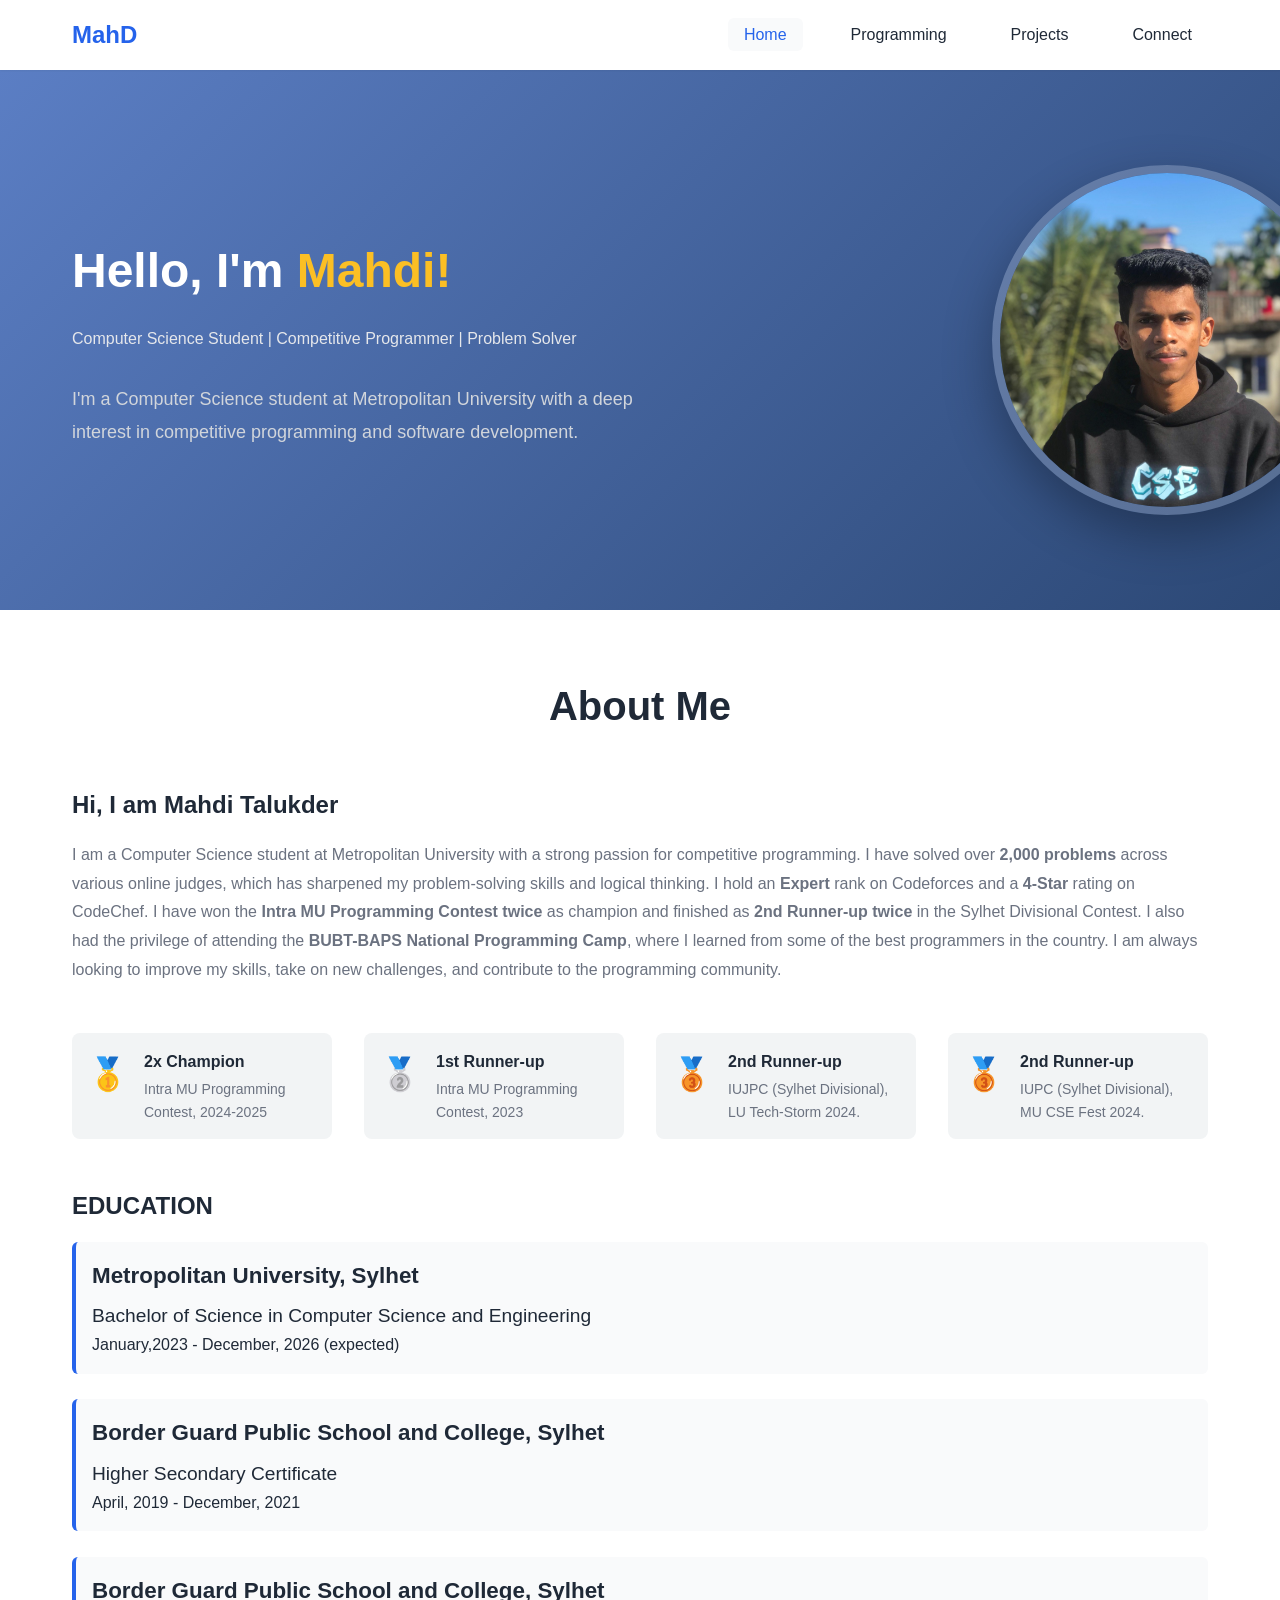
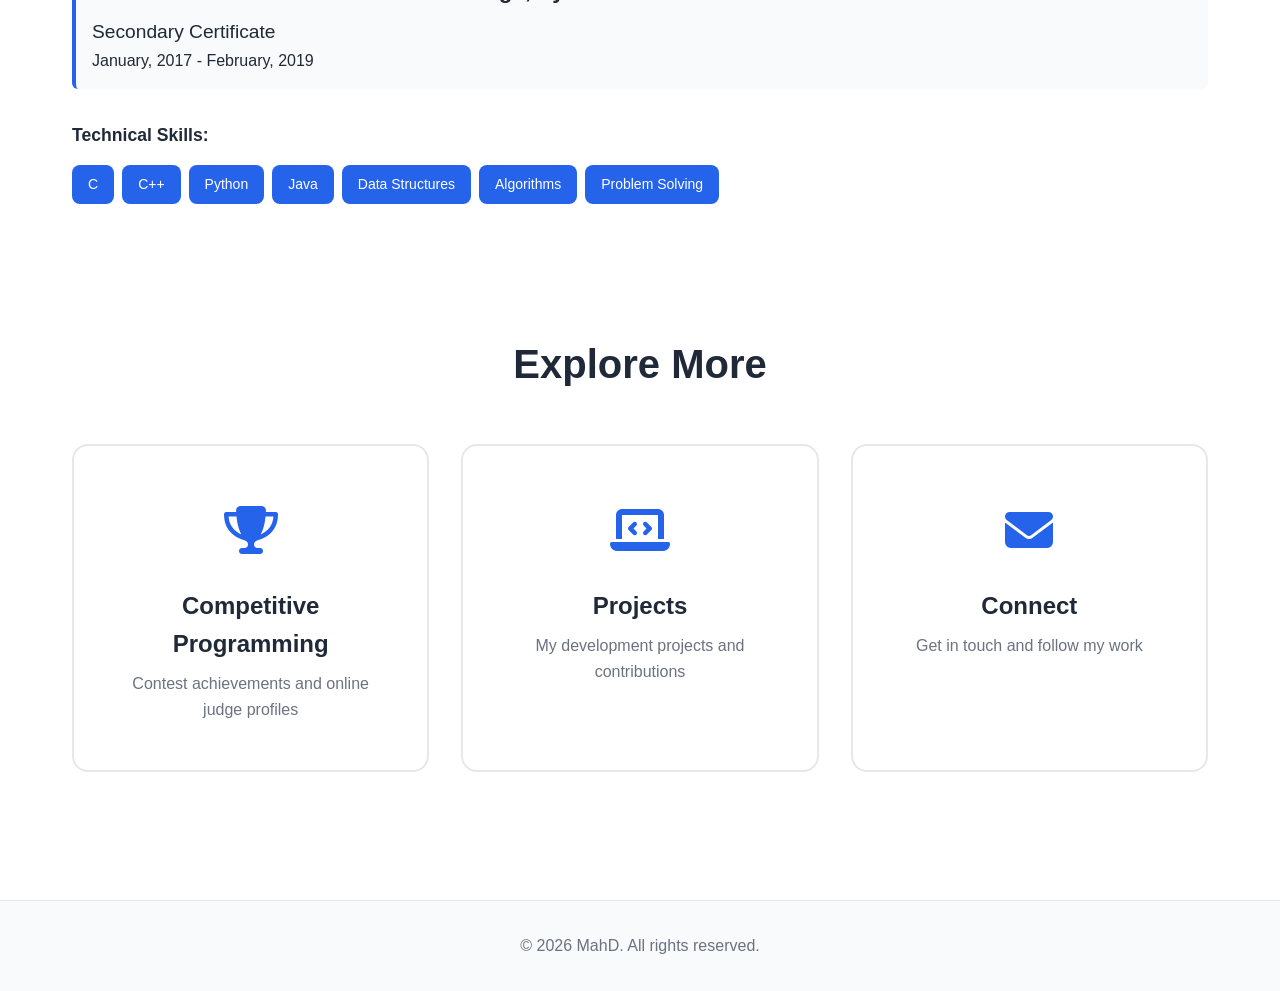
<file: index.html>
<!DOCTYPE html>
<html lang="en">

<head>
    <meta charset="UTF-8">
    <meta name="viewport" content="width=device-width, initial-scale=1.0">
    <title> MahD - Competitive Programmer </title>
    <link rel="stylesheet" href="style.css">
    <link rel="stylesheet" href="https://cdnjs.cloudflare.com/ajax/libs/font-awesome/6.5.0/css/all.min.css">
</head>

<body>
    <!-- Navigation Bar -->
    <nav class="navbar">
        <div class="container">
            <div class="nav-brand">
                <a href="index.html">MahD</a>
            </div>
            <ul class="nav-menu">
                <li><a href="index.html" class="active">Home</a></li>
                <!--<li><a href="education.html">Education</a></li> -->
                <li><a href="programming.html">Programming</a></li>
                <li><a href="projects.html">Projects</a></li>
                <li><a href="connect.html">Connect</a></li>
            </ul>
        </div>
    </nav>

    <!-- hero Page -->
    <section class="hero">
        <div class="container">
            <div class="hero-container">
                <!-- Left Side - Text Content -->
                <div class="hero-content">
                    <h1>Hello, I'm <span class="highlight">Mahdi!</span></h1>
                    <p class="hero-subtitle">Computer Science Student | Competitive Programmer | Problem Solver</p>
                    <p class="hero-description">
                        I'm a Computer Science student at Metropolitan University with a deep
                        interest in competitive programming and software development.
                        <!-- I continuously work on improving my data structures, algorithms, and analytical thinking skills through competitive programming. -->
                    </p>
                </div>

                <!-- Right Side - Image -->
                <div class="hero-image">
                    <img src="profile2.jpg" alt="Mahdi">
                </div>
            </div>
        </div>
    </section>

    <!-- About Me Section -->
    <section class="about-me">
        <div class="container">
            <h2 class="section-title">About Me</h2>

            <div class="about-container">

                <div class="about-content">
                    <h3>Hi, I am Mahdi Talukder</h3>
                    <p>
                        I am a Computer Science student at Metropolitan University with a strong passion
                        for competitive programming. I have solved over <strong>2,000 problems</strong>
                        across various online judges, which has sharpened my problem-solving skills and
                        logical thinking. I hold an <strong>Expert</strong> rank on Codeforces and a
                        <strong>4-Star</strong> rating on CodeChef. I have won the <strong>Intra MU
                            Programming Contest twice</strong> as champion and finished as <strong>2nd Runner-up
                            twice</strong> in the Sylhet Divisional Contest. I also had the privilege of attending
                        the <strong>BUBT-BAPS National Programming Camp</strong>, where I learned from some
                        of the best programmers in the country. I am always looking to improve my skills, take
                        on new challenges, and contribute to the programming community.
                    </p>

                    <div class="about-highlights">
                        <div class="highlight-item">
                            <div class="highlight-icon">🥇</div>
                            <div class="highlight-text">
                                <h4>2x Champion </h4>
                                <p>Intra MU Programming Contest, 2024-2025</p>
                            </div>
                        </div>

                        <div class="highlight-item">
                            <div class="highlight-icon">🥈</div>
                            <div class="highlight-text">
                                <h4>1st Runner-up</h4>
                                <p>Intra MU Programming Contest, 2023</p>
                            </div>
                        </div>

                        <div class="highlight-item">
                            <div class="highlight-icon">🥉</div>
                            <div class="highlight-text">
                                <h4>2nd Runner-up</h4>
                                <p>IUJPC (Sylhet Divisional), LU Tech-Storm 2024.</p>
                            </div>
                        </div>

                        <div class="highlight-item">
                            <div class="highlight-icon">🥉</div>
                            <div class="highlight-text">
                                <h4>2nd Runner-up</h4>
                                <p>IUPC (Sylhet Divisional), MU CSE Fest 2024.</p>
                            </div>
                        </div>
                    </div>

                    <!-- EDUCATION -->
                    <h3>EDUCATION</h3>
                    <!-- B.Sc. -->
                    <div class="about-description">
                        <div class="education-item">
                            <div class="education-content">
                                <h3>Metropolitan University, Sylhet</h3>
                                <h4>Bachelor of Science in Computer Science and Engineering</h4>
                                <h5>January,2023 - December, 2026 (expected)</h5>
                            </div>
                        </div>
                    </div>
                    <br>
                    <!-- HSC -->
                    <div class="about-description">
                        <div class="education-item">
                            <div class="education-content">
                                <h3>Border Guard Public School and College, Sylhet</h3>
                                <h4>Higher Secondary Certificate</h4>
                                <h5>April, 2019 - December, 2021</h5>
                            </div>
                        </div>
                    </div>
                    <br>
                    <!-- SSC -->
                    <div class="about-description">
                        <div class="education-item">
                            <div class="education-content">
                                <h3>Border Guard Public School and College, Sylhet</h3>
                                <h4>Secondary Certificate</h4>
                                <h5>January, 2017 - February, 2019</h5>
                            </div>
                        </div>
                    </div>

                    <div class="about-skills">
                        <h4>Technical Skills:</h4>
                        <div class="skills-tags">
                            <span class="skill-tag">C</span>
                            <span class="skill-tag">C++</span>
                            <span class="skill-tag">Python</span>
                            <span class="skill-tag">Java</span>
                            <span class="skill-tag">Data Structures</span>
                            <span class="skill-tag">Algorithms</span>
                            <span class="skill-tag">Problem Solving</span>
                        </div>
                    </div>
                </div>
            </div>
        </div>
    </section>

    <!-- Explore My Work Section -->
    <section class="explore-work">
        <div class="container">
            <h2 class="section-title">Explore More</h2>
            <div class="work-grid">
                <!-- Competitive Programming Card -->
                <a href="programming.html" class="work-card">

                    <div class="card-icon">
                        <i class="fas fa-trophy"></i>
                    </div>
                    <h3>Competitive Programming</h3>
                    <p>Contest achievements and online judge profiles</p>
                </a>

                <!-- Projects Card -->
                <a href="projects.html" class="work-card">
                    <div class="card-icon">
                        <i class="fas fa-laptop-code"></i>
                    </div>
                    <h3>Projects</h3>
                    <p>My development projects and contributions</p>
                </a>

                <!-- Connect Card -->
                <a href="connect.html" class="work-card">
                    <div class="card-icon">
                        <i class="fas fa-envelope"></i>
                    </div>
                    <h3>Connect</h3>
                    <p>Get in touch and follow my work</p>
                </a>
            </div>
        </div>
    </section>

    <!-- Footer -->
    <footer class="footer">
        <div class="container">
            <p>&copy; 2026 MahD. All rights reserved.</p>
        </div>
    </footer>
</body>

</html>
</file>
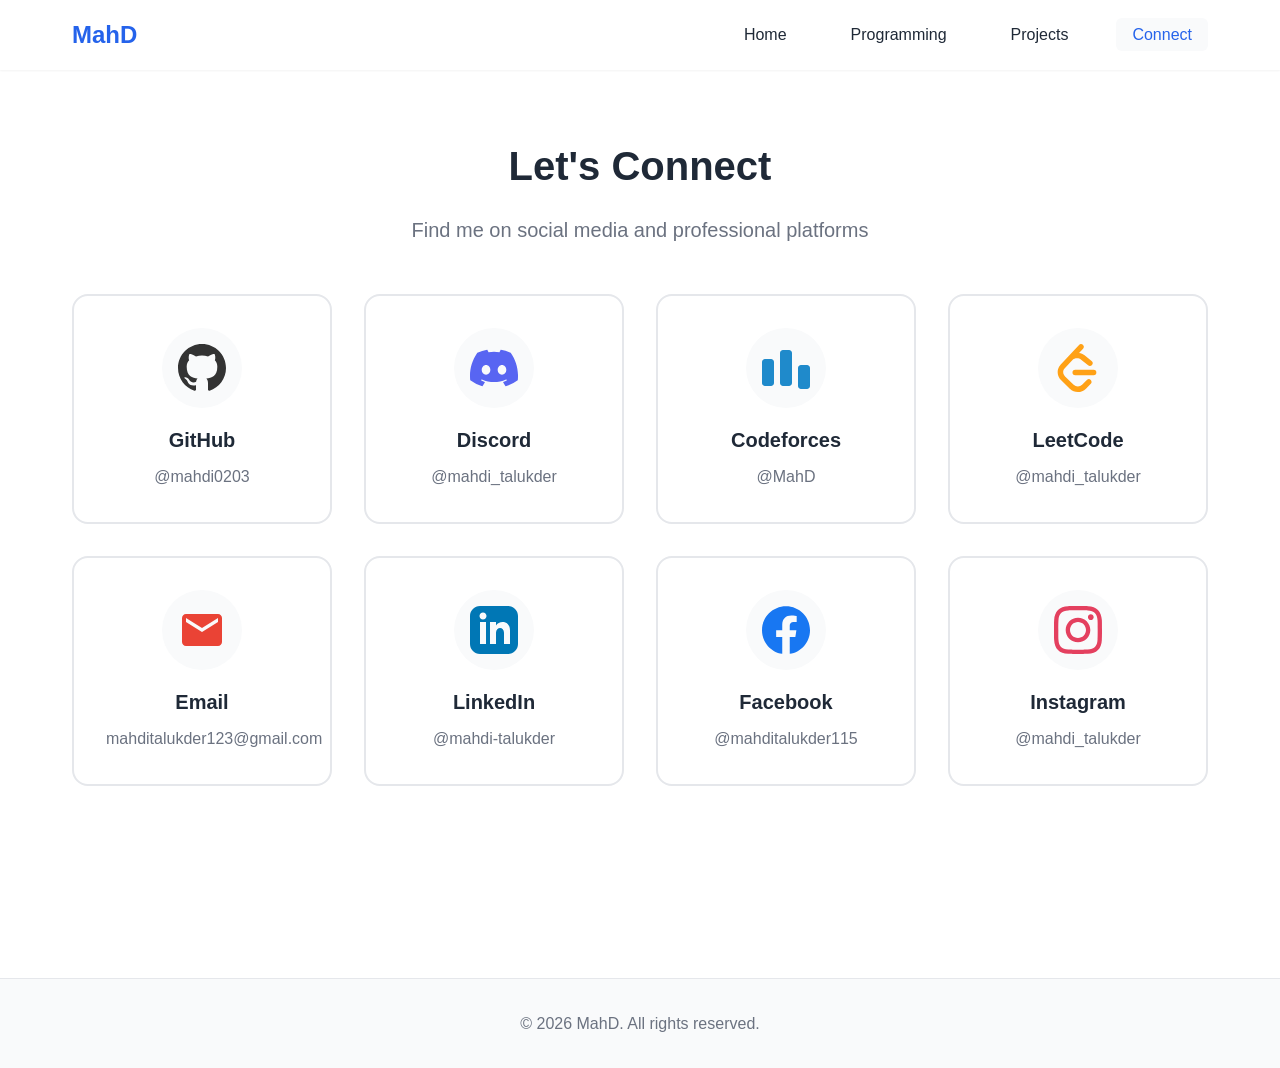
<file: connect.html>
<!DOCTYPE html>
<html lang="en">

<head>
    <meta charset="UTF-8">
    <meta name="viewport" content="width=device-width, initial-scale=1.0">
    <title>MahD - Competitive Programmer</title>
    <link rel="stylesheet" href="style.css">
</head>

<body>
    <!-- Navigation Bar -->
    <nav class="navbar">
        <div class="container">
            <div class="nav-brand">
                <a href="index.html">MahD</a>
            </div>
            <ul class="nav-menu">
                <li><a href="index.html">Home</a></li>
                <!--<li><a href="education.html">Education</a></li> -->
                <li><a href="programming.html">Programming</a></li>
                <li><a href="projects.html">Projects</a></li>
                <li><a href="connect.html" class="active">Connect</a></li>
            </ul>
        </div>
    </nav>

    <!-- Connect Section -->
    <section class="page-section">
        <div class="container">
            <h1 class="page-title">Let's Connect</h1>
            <p class="page-subtitle">Find me on social media and professional platforms</p>

            <!-- Social Media Grid -->
            <div class="social-grid">
                <!-- Github -->
                <a href="https://github.com/Mahdi0203" target="_blank" class="social-card">
                    <div class="social-icon github">
                        <svg viewBox="0 0 24 24" width="48" height="48">
                            <path fill="currentColor"
                                d="M12 0c-6.626 0-12 5.373-12 12 0 5.302 3.438 9.8 8.207 11.387.599.111.793-.261.793-.577v-2.234c-3.338.726-4.033-1.416-4.033-1.416-.546-1.387-1.333-1.756-1.333-1.756-1.089-.745.083-.729.083-.729 1.205.084 1.839 1.237 1.839 1.237 1.07 1.834 2.807 1.304 3.492.997.107-.775.418-1.305.762-1.604-2.665-.305-5.467-1.334-5.467-5.931 0-1.311.469-2.381 1.236-3.221-.124-.303-.535-1.524.117-3.176 0 0 1.008-.322 3.301 1.23.957-.266 1.983-.399 3.003-.404 1.02.005 2.047.138 3.006.404 2.291-1.552 3.297-1.23 3.297-1.23.653 1.653.242 2.874.118 3.176.77.84 1.235 1.911 1.235 3.221 0 4.609-2.807 5.624-5.479 5.921.43.372.823 1.102.823 2.222v3.293c0 .319.192.694.801.576 4.765-1.589 8.199-6.086 8.199-11.386 0-6.627-5.373-12-12-12z">
                            </path>
                        </svg>
                    </div>
                    <h3>GitHub</h3>
                    <p>@mahdi0203</p>
                </a>

                <!-- Discord -->
                <a href="https://discord.com/users/mahdi_talukder" target="_blank" class="social-card">
                    <div class="social-icon discord">
                        <svg viewBox="0 0 24 24" width="48" height="48">
                            <path fill="currentColor"
                                d="M20.317 4.37a19.791 19.791 0 0 0-4.885-1.515.074.074 0 0 0-.079.037c-.21.375-.444.864-.608 1.25a18.27 18.27 0 0 0-5.487 0 12.64 12.64 0 0 0-.617-1.25.077.077 0 0 0-.079-.037A19.736 19.736 0 0 0 3.677 4.37a.07.07 0 0 0-.032.027C.533 9.046-.32 13.58.099 18.057.1 18.08.114 18.1.134 18.114a19.9 19.9 0 0 0 5.993 3.03.078.078 0 0 0 .084-.028 14.09 14.09 0 0 0 1.226-1.994.076.076 0 0 0-.041-.106 13.107 13.107 0 0 1-1.872-.892.077.077 0 0 1-.008-.128 10.2 10.2 0 0 0 .372-.292.074.074 0 0 1 .077-.01c3.928 1.793 8.18 1.793 12.062 0a.074.074 0 0 1 .078.01c.12.098.246.198.373.292a.077.077 0 0 1-.006.127 12.299 12.299 0 0 1-1.873.892.077.077 0 0 0-.041.107c.36.698.772 1.362 1.225 1.993a.076.076 0 0 0 .084.028 19.839 19.839 0 0 0 6.002-3.03.077.077 0 0 0 .032-.054c.5-5.177-.838-9.674-3.549-13.66a.061.061 0 0 0-.031-.03zM8.02 15.33c-1.183 0-2.157-1.085-2.157-2.419 0-1.333.956-2.419 2.157-2.419 1.21 0 2.176 1.096 2.157 2.42 0 1.333-.956 2.418-2.157 2.418zm7.975 0c-1.183 0-2.157-1.085-2.157-2.419 0-1.333.955-2.419 2.157-2.419 1.21 0 2.176 1.096 2.157 2.42 0 1.333-.946 2.418-2.157 2.418z" />
                        </svg>
                    </div>
                    <h3>Discord</h3>
                    <p>@mahdi_talukder</p>
                </a>

                <!-- Codeforces -->
                <a href="https://codeforces.com/profile/MahD" target="_blank" class="social-card">
                    <div class="social-icon codeforces">
                        <svg viewBox="0 0 24 24" width="48" height="48">
                            <path fill="currentColor"
                                d="M4.5 7.5C5.328 7.5 6 8.172 6 9v10.5c0 .828-.672 1.5-1.5 1.5h-3C.672 21 0 20.328 0 19.5V9c0-.828.672-1.5 1.5-1.5h3zm9-4.5c.828 0 1.5.672 1.5 1.5v15c0 .828-.672 1.5-1.5 1.5h-3c-.828 0-1.5-.672-1.5-1.5v-15c0-.828.672-1.5 1.5-1.5h3zm9 7.5c.828 0 1.5.672 1.5 1.5v9c0 .828-.672 1.5-1.5 1.5h-3c-.828 0-1.5-.672-1.5-1.5v-9c0-.828.672-1.5 1.5-1.5h3z" />
                        </svg>
                    </div>
                    <h3>Codeforces</h3>
                    <p>@MahD</p>
                </a>

                <!-- LeetCode -->
                <a href="https://leetcode.com/mahdi_talukder" target="_blank" class="social-card">
                    <div class="social-icon leetcode">
                        <svg viewBox="0 0 24 24" width="48" height="48">
                            <path fill="currentColor"
                                d="M13.483 0a1.374 1.374 0 0 0-.961.438L7.116 6.226l-3.854 4.126a5.266 5.266 0 0 0-1.209 2.104 5.35 5.35 0 0 0-.125.513 5.527 5.527 0 0 0 .062 2.362 5.83 5.83 0 0 0 .349 1.017 5.938 5.938 0 0 0 1.271 1.818l4.277 4.193.039.038c2.248 2.165 5.852 2.133 8.063-.074l2.396-2.392c.54-.54.54-1.414.003-1.955a1.378 1.378 0 0 0-1.951-.003l-2.396 2.392a3.021 3.021 0 0 1-4.205.038l-.02-.019-4.276-4.193c-.652-.64-.972-1.469-.948-2.263a2.68 2.68 0 0 1 .066-.523 2.545 2.545 0 0 1 .619-1.164L9.13 8.114c1.058-1.134 3.204-1.27 4.43-.278l3.501 2.831c.593.48 1.461.387 1.94-.207a1.384 1.384 0 0 0-.207-1.943l-3.5-2.831c-.8-.647-1.766-1.045-2.774-1.202l2.015-2.158A1.384 1.384 0 0 0 13.483 0zm-2.866 12.815a1.38 1.38 0 0 0-1.38 1.382 1.38 1.38 0 0 0 1.38 1.382H19.8a1.38 1.38 0 0 0 1.38-1.382 1.38 1.38 0 0 0-1.38-1.382z" />
                        </svg>
                    </div>
                    <h3>LeetCode</h3>
                    <p>@mahdi_talukder</p>
                </a>

                <!-- Email -->
                <a href="https://mail.google.com/mail/?view=cm&to=mahditalukder123@gmail.com" target="_blank" class="social-card">
                    <div class="social-icon email">
                        <svg viewBox="0 0 24 24" width="48" height="48">
                            <path fill="currentColor"
                                d="M20 4H4c-1.1 0-1.99.9-1.99 2L2 18c0 1.1.9 2 2 2h16c1.1 0 2-.9 2-2V6c0-1.1-.9-2-2-2zm0 4l-8 5-8-5V6l8 5 8-5v2z" />
                        </svg>
                    </div>
                    <h3>Email</h3>
                    <p>mahditalukder123@gmail.com</p>
                </a>

                <!-- LinkedIn -->
                <a href="https://linkedin.com/in/mahdi-talukder" target="_blank" class="social-card">
                    <div class="social-icon linkedin">
                        <svg viewBox="0 0 24 24" width="48" height="48">
                            <path fill="currentColor"
                                d="M19 0h-14c-2.761 0-5 2.239-5 5v14c0 2.761 2.239 5 5 5h14c2.762 0 5-2.239 5-5v-14c0-2.761-2.238-5-5-5zm-11 19h-3v-11h3v11zm-1.5-12.268c-.966 0-1.75-.79-1.75-1.764s.784-1.764 1.75-1.764 1.75.79 1.75 1.764-.783 1.764-1.75 1.764zm13.5 12.268h-3v-5.604c0-3.368-4-3.113-4 0v5.604h-3v-11h3v1.765c1.396-2.586 7-2.777 7 2.476v6.759z" />
                        </svg>
                    </div>
                    <h3>LinkedIn</h3>
                    <p>@mahdi-talukder</p>
                </a>

                <!-- Facebook -->
                <a href="https://facebook.com/mahditalukder115" target="_blank" class="social-card">
                    <div class="social-icon facebook">
                        <svg viewBox="0 0 24 24" width="48" height="48">
                            <path fill="currentColor"
                                d="M24 12.073c0-6.627-5.373-12-12-12s-12 5.373-12 12c0 5.99 4.388 10.954 10.125 11.854v-8.385H7.078v-3.47h3.047V9.43c0-3.007 1.792-4.669 4.533-4.669 1.312 0 2.686.235 2.686.235v2.953H15.83c-1.491 0-1.956.925-1.956 1.874v2.25h3.328l-.532 3.47h-2.796v8.385C19.612 23.027 24 18.062 24 12.073z" />
                        </svg>
                    </div>
                    <h3>Facebook</h3>
                    <p>@mahditalukder115</p>
                </a>

                <!-- Instagram -->
                <a href="https://instagram.com/mahdi_talukder" target="_blank" class="social-card">
                    <div class="social-icon instagram">
                        <svg viewBox="0 0 24 24" width="48" height="48">
                            <path fill="currentColor"
                                d="M12 2.163c3.204 0 3.584.012 4.85.07 3.252.148 4.771 1.691 4.919 4.919.058 1.265.069 1.645.069 4.849 0 3.205-.012 3.584-.069 4.849-.149 3.225-1.664 4.771-4.919 4.919-1.266.058-1.644.07-4.85.07-3.204 0-3.584-.012-4.849-.07-3.26-.149-4.771-1.699-4.919-4.92-.058-1.265-.07-1.644-.07-4.849 0-3.204.013-3.583.07-4.849.149-3.227 1.664-4.771 4.919-4.919 1.266-.057 1.645-.069 4.849-.069zm0-2.163c-3.259 0-3.667.014-4.947.072-4.358.2-6.78 2.618-6.98 6.98-.059 1.281-.073 1.689-.073 4.948 0 3.259.014 3.668.072 4.948.2 4.358 2.618 6.78 6.98 6.98 1.281.058 1.689.072 4.948.072 3.259 0 3.668-.014 4.948-.072 4.354-.2 6.782-2.618 6.979-6.98.059-1.28.073-1.689.073-4.948 0-3.259-.014-3.667-.072-4.947-.196-4.354-2.617-6.78-6.979-6.98-1.281-.059-1.69-.073-4.949-.073zm0 5.838c-3.403 0-6.162 2.759-6.162 6.162s2.759 6.163 6.162 6.163 6.162-2.759 6.162-6.163c0-3.403-2.759-6.162-6.162-6.162zm0 10.162c-2.209 0-4-1.79-4-4 0-2.209 1.791-4 4-4s4 1.791 4 4c0 2.21-1.791 4-4 4zm6.406-11.845c-.796 0-1.441.645-1.441 1.44s.645 1.44 1.441 1.44c.795 0 1.439-.645 1.439-1.44s-.644-1.44-1.439-1.44z" />
                        </svg>
                    </div>
                    <h3>Instagram</h3>
                    <p>@mahdi_talukder</p>
                </a>

            </div>
        </div>
    </section>

    <!-- Footer -->
    <footer class="footer">
        <div class="container">
            <p>&copy; 2026 MahD. All rights reserved.</p>
        </div>
    </footer>
</body>

</html>
</file>
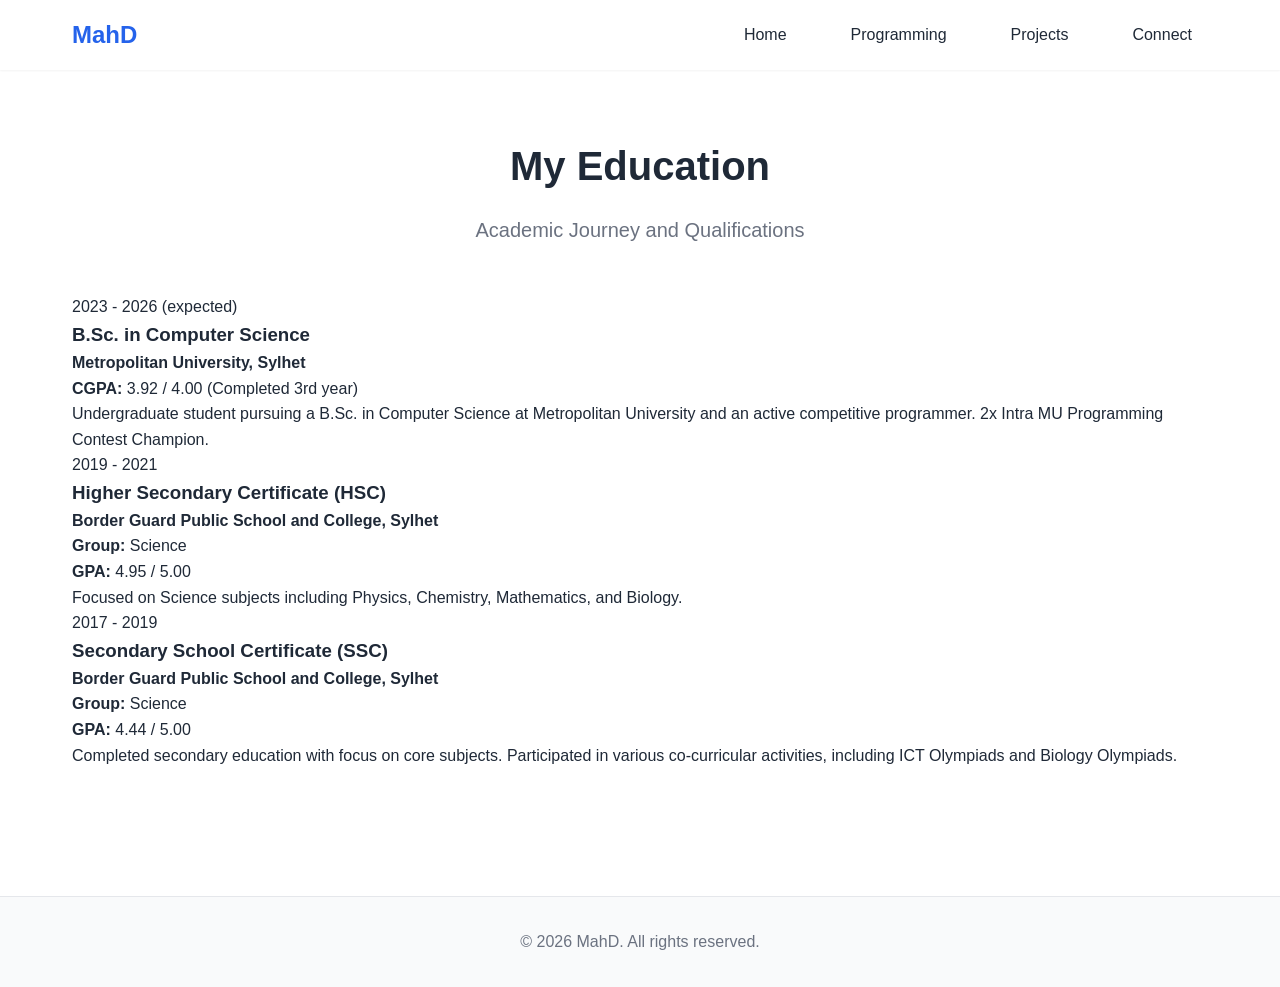
<file: education.html>
<!DOCTYPE html>
<html lang="en">
<head>
    <meta charset="UTF-8">
    <meta name="viewport" content="width=device-width, initial-scale=1.0">
    <title>MahD - Competitive Programmer</title>
    <link rel="stylesheet" href="style.css">
</head>
<body>
    <!-- Navigation Bar -->
    <nav class="navbar">
        <div class="container">
            <div class="nav-brand">
                <a href="index.html">MahD</a>
            </div>
            <ul class="nav-menu">
                <li><a href="index.html">Home</a></li>
                <!--<li><a href="education.html">Education</a></li> -->
                <li><a href="programming.html">Programming</a></li>
                <li><a href="projects.html">Projects</a></li>
                <li><a href="connect.html">Connect</a></li>
            </ul>
        </div>
    </nav>

    <!-- Education Section -->
    <section class="page-section">
        <div class="container">
            <h1 class="page-title">My Education</h1>
            <p class="page-subtitle">Academic Journey and Qualifications</p>

            <!-- Timeline Container -->
            <div class="timeline">
                <!-- University Education -->
                <div class="timeline-item">
                    <div class="timeline-content">
                        <div class="timeline-date">2023 - 2026 (expected)</div>
                        <h3>B.Sc. in Computer Science</h3>
                        <h4>Metropolitan University, Sylhet</h4>
                        <p><strong>CGPA:</strong> 3.92 / 4.00 (Completed 3rd year)</p>
                        <p class="timeline-description">
                            Undergraduate student pursuing a B.Sc. in Computer Science at Metropolitan University and an active competitive programmer. 2x Intra MU Programming Contest Champion.
                        </p>
                    </div>
                </div>

                <!-- HSC -->
                <div class="timeline-item">
                    <div class="timeline-content">
                        <div class="timeline-date">2019 - 2021</div>
                        <h3>Higher Secondary Certificate (HSC)</h3>
                        <h4>Border Guard Public School and College, Sylhet</h4>
                        <p><strong>Group:</strong> Science</p>
                        <p><strong>GPA:</strong> 4.95 / 5.00</p>
                        <p class="timeline-description">
                            Focused on Science subjects including Physics, Chemistry, Mathematics, 
                            and Biology.
                        </p>
                    </div>
                </div>

                <!-- SSC -->
                <div class="timeline-item">
                    <div class="timeline-content">
                        <div class="timeline-date">2017 - 2019</div>
                        <h3>Secondary School Certificate (SSC)</h3>
                        <h4>Border Guard Public School and College, Sylhet</h4>
                        <p><strong>Group:</strong> Science</p>
                        <p><strong>GPA:</strong> 4.44 / 5.00</p>
                        <p class="timeline-description">
                            Completed secondary education with focus on core subjects. 
                            Participated in various co-curricular activities, including ICT Olympiads and Biology Olympiads.
                        </p>
                    </div>
                </div>
            </div>
        </div>
    </section>

    <!-- Footer -->
    <footer class="footer">
        <div class="container">
            <p>&copy; 2026 MahD. All rights reserved.</p>
        </div>
    </footer>
</body>
</html>
</file>
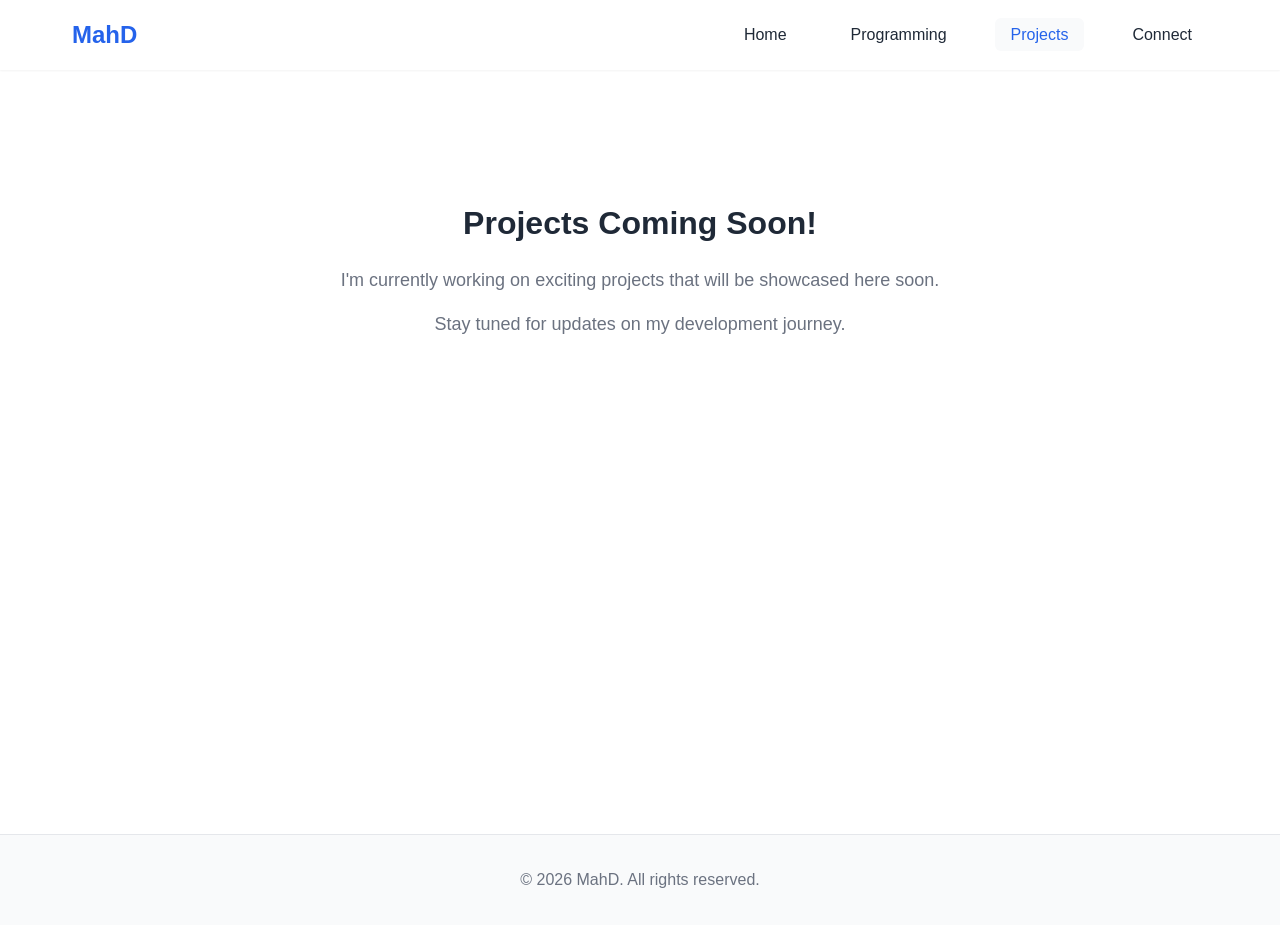
<file: projects.html>
<!DOCTYPE html>
<html lang="en">
<head>
    <meta charset="UTF-8">
    <meta name="viewport" content="width=device-width, initial-scale=1.0">
    <title>MahD - Competitive Programmer</title>
    <link rel="stylesheet" href="style.css">
</head>
<body>
    <!-- Navigation Bar -->
    <nav class="navbar">
        <div class="container">
            <div class="nav-brand">
                <a href="index.html">MahD</a>
            </div>
            <ul class="nav-menu">
                <li><a href="index.html">Home</a></li>
                <!--<li><a href="education.html">Education</a></li> -->
                <li><a href="programming.html">Programming</a></li>
                <li><a href="projects.html" class="active">Projects</a></li>
                <li><a href="connect.html">Connect</a></li>
            </ul>
        </div>
    </nav>

    <!-- Projects Section -->
    <section class="page-section">
        <div class="container">
            <!--<h1 class="page-title">My Projects</h1>
            <p class="page-subtitle">Development Work and Contributions</p> -->

            <div class="project-state">
                <h2>Projects Coming Soon!</h2>
                <p>I'm currently working on exciting projects that will be showcased here soon.</p>
                <p>Stay tuned for updates on my development journey.</p>
            </div>
        </div>
    </section>

    <!-- Footer -->
    <footer class="footer">
        <div class="container">
            <p>&copy; 2026 MahD. All rights reserved.</p>
        </div>
    </footer>
</body>
</html>
</file>
<file: style.css>
/*  
   GLOBAL STYLES
     */

* {
    margin: 0;
    padding: 0;
    box-sizing: border-box;
}

:root {
    /* Color Palette - from this section entire theme can be changed */
    --primary-color: #2563eb;
    --secondary-color: #1e40af;
    --accent-color: #3b82f6;
    --text-color: #1f2937;
    --text-light: #6b7280;
    --bg-color: #ffffff;
    --bg-light: #f9fafb;
    --border-color: #e5e7eb;
    --success-color: #10b981;
    --warning-color: #f59e0b;
    
    /* Spacing */
    --spacing-xs: 0.5rem;
    --spacing-sm: 1rem;
    --spacing-md: 2rem;
    --spacing-lg: 3rem;
    --spacing-xl: 4rem;
    
    /* Border Radius */
    --radius-sm: 0.375rem;
    --radius-md: 0.5rem;
    --radius-lg: 1rem;
    
    /* Shadows */
    --shadow-sm: 0 1px 2px 0 rgba(0, 0, 0, 0.05);
    --shadow-md: 0 4px 6px -1px rgba(0, 0, 0, 0.1);
    --shadow-lg: 0 10px 15px -3px rgba(0, 0, 0, 0.1);
}

body {
    font-family: -apple-system, BlinkMacSystemFont, 'Segoe UI', Roboto, 'Helvetica Neue', Arial, sans-serif;
    line-height: 1.6;
    color: var(--text-color);
    background-color: var(--bg-color);
}

.container {
    max-width: 1200px;
    margin: 0 auto;
    padding: 0 var(--spacing-md);
}

a {
    text-decoration: none;
    color: inherit;
    transition: color 0.3s ease;
}

/*  NAVIGATION BAR */

.navbar {
    background-color: var(--bg-color);
    box-shadow: var(--shadow-sm);
    position: sticky;
    top: 0;
    z-index: 1000;
    padding: var(--spacing-sm) 0;
}

.navbar .container {
    display: flex;
    justify-content: space-between;
    align-items: center;
}

.nav-brand a {
    font-size: 1.5rem;
    font-weight: bold;
    color: var(--primary-color);
}

.nav-menu {
    display: flex;
    list-style: none;
    gap: var(--spacing-md);
}

.nav-menu a {
    color: var(--text-color);
    font-weight: 500;
    padding: var(--spacing-xs) var(--spacing-sm);
    border-radius: var(--radius-sm);
    transition: all 0.3s ease;
}

.nav-menu a:hover {
    color: var(--primary-color);
    background-color: var(--bg-light);
}

.nav-menu a.active {
    color: var(--primary-color);
    background-color: var(--bg-light);
}

/* Mobile Navigation */
@media (max-width: 768px) {
    .nav-menu {
        gap: var(--spacing-sm);
        font-size: 0.9rem;
    }
}

/* hero Page */

.hero {
    padding: var(--spacing-xl) 0;
    background: linear-gradient(135deg, #5b7ec4 0%, #2c4875 100%);
    min-height: 60vh;
    display: flex;
    align-items: center;
}

/* hero Container */
.hero-container {
    display: flex;
    align-items: center;
    justify-content: space-between; 
    gap: 320px;  
    width: 100%;
}

/* Left Side */
.hero-content {
    flex: 0 0 auto;  /* Don't grow or shrink */
    max-width: 600px;
    text-align: left;
}

.hero h1 {
    font-size: 3rem;
    margin-bottom: var(--spacing-sm);
    color: #ffffff;
}

.hero .highlight {
    color: #fbbf24;
}

.hero-subtitle {
    font-size: 1rem;
    color: #e5e7eb;
    margin-bottom: var(--spacing-md);
}

.hero-description {
    font-size: 1.125rem;
    color: #d1d5db;
    line-height: 1.8;
}

/* Right Side */
.hero-image {
    flex: 0 0 auto;  /* Don't grow or shrink */
    display: flex;
    justify-content: flex-end; 
}

.hero-image img {
    width: 350px;
    height: 350px;
    border-radius: 50%;  /* round image */
    border: 8px solid rgba(255, 255, 255, 0.2);
    box-shadow: 0 20px 50px rgba(0, 0, 0, 0.3);
    object-fit: cover;
}

/* Responsive - Stack on mobile */
@media (max-width: 968px) {
    .hero-container {
        flex-direction: column;
        text-align: center;
        gap: var(--spacing-lg);
    }
    
    .hero-content {
        text-align: center;
        max-width: 100%;
    }
    
    .hero-image {
        justify-content: center;
    }
    
    .hero-image img {
        width: 250px;
        height: 250px;
    }
    
    .hero h1 {
        font-size: 2rem;
    }
    
    .hero-subtitle {
        font-size: 1.25rem;
    }
}

@media (max-width: 768px) {
    .hero-image img {
        width: 200px;
        height: 200px;
    }
}

/*----- ABOUT ME SECTION -----*/

.about-me {
    padding: var(--spacing-xl) 0;
    background: var(--bg-color);
}

.about-container {
    display: flex;
    align-items: center;
    gap: var(--spacing-xl);
    margin-top: var(--spacing-lg);
}

/* Content */
.about-content {
    flex: 1;
}

.about-content h3 {
    font-size: 1.5rem;
    color: var(--text-color);
    margin-bottom: var(--spacing-sm);
}

.about-content > p {
    color: var(--text-light);
    line-height: 1.8;
    margin-bottom: var(--spacing-md);
}

/* Highlight Items */
.about-highlights {
    display: grid;
    grid-template-columns: repeat(4, 1fr);
    gap: var(--spacing-md);
    margin: var(--spacing-lg) 0;
}

.highlight-item {
    display: flex;
    align-items: flex-start;
    gap: var(--spacing-sm);
    padding: var(--spacing-sm);
    background: rgb(242, 244, 245);
    border-radius: var(--radius-md);
    transition: all 0.3s ease;
}

.highlight-item:hover {
    transform: translateY(-5px);
    box-shadow: var(--shadow-md);
}

.highlight-icon {
    font-size: 2rem;
    flex-shrink: 0;
}

.highlight-text h4 {
    font-size: 1rem;
    color: var(--text-color);
    margin-bottom: 0.25rem;
}

.highlight-text p {
    font-size: 0.875rem;
    color: var(--text-light);
    margin: 0;
}

.about-description {
    font-style: italic;
    color: var(--text-light);
    padding: var(--spacing-sm);
    background: var(--bg-light);
    border-left: 4px solid var(--primary-color);
    border-radius: var(--radius-sm);
}

/* Skills Section */
.about-skills {
    margin-top: var(--spacing-md);
}

.about-skills h4 {
    font-size: 1.1rem;
    color: var(--text-color);
    margin-bottom: var(--spacing-sm);
}

.skills-tags {
    display: flex;
    flex-wrap: wrap;
    gap: var(--spacing-xs);
}

.skill-tag {
    background: var(--primary-color);
    color: white;
    padding: 0.5rem 1rem;
    border-radius: var(--radius-md);
    font-size: 0.875rem;
    font-weight: 500;
    transition: all 0.3s ease;
}

.skill-tag:hover {
    background: var(--secondary-color);
    transform: translateY(-2px);
    box-shadow: var(--shadow-sm);
}

.education-content h3 {
    font-size: 1.4rem;
    font-style: normal;
    font-weight: 700;
    margin-bottom: var(--spacing-xs);
    color: var(--text-color);
}

.education-content h4 {
    font-size: 1.2rem;
    font-style: normal;
    font-weight: 500;
    color: var(--text-color);
}

.education-content h5 {
    font-size: 1rem;
    font-style: normal;
    font-weight: 400;
    color: var(--text-color)
}

/*  EXPLORE MY WORK SECTION (hero Page) */

.explore-work {
    padding: var(--spacing-xl) 0;
}

.section-title {
    text-align: center;
    font-size: 2.5rem;
    margin-bottom: var(--spacing-lg);
    color: var(--text-color);
}

.work-grid {
    display: grid;
    grid-template-columns: repeat(auto-fit, minmax(250px, 1fr));
    gap: var(--spacing-md);
    margin-top: var(--spacing-lg);
}

.work-card {
    background-color: var(--bg-color);
    border: 2px solid var(--border-color);
    border-radius: var(--radius-lg);
    padding: var(--spacing-lg);
    text-align: center;
    transition: all 0.3s ease;
    cursor: pointer;
}

.work-card:hover {
    transform: translateY(-5px);
    box-shadow: var(--shadow-lg);
    border-color: var(--primary-color);
}

.card-icon {
    font-size: 3rem;
    margin-bottom: var(--spacing-sm);
}

.work-card h3 {
    font-size: 1.5rem;
    margin-bottom: var(--spacing-xs);
    color: var(--text-color);
}

.work-card p {
    color: var(--text-light);
}

.card-icon i {
    font-size: 3rem;
    color: var(--primary-color);
    transition: all 0.3s ease;
}

.work-card:hover .card-icon i {
    transform: scale(1.2);
    color: white;
}

/*  PAGE SECTIONS (Education, Programming, etc.) */

.page-section {
    padding: var(--spacing-xl) 0;
    min-height: calc(100vh - 200px);
}

.page-title {
    text-align: center;
    font-size: 2.5rem;
    margin-bottom: var(--spacing-sm);
    color: var(--text-color);
}

.page-subtitle {
    text-align: center;
    font-size: 1.25rem;
    color: var(--text-light);
    margin-bottom: var(--spacing-lg);
}

/*  PROGRAMMING SECTIONS */

/* Statistics Banner */
.stats-banner {
    display: grid;
    grid-template-columns: repeat(auto-fit, minmax(200px, 1fr));
    gap: var(--spacing-md);
    margin: var(--spacing-lg) 0;
}

.stat-item {
    background: linear-gradient(135deg, var(--primary-color), var(--secondary-color));
    color: white;
    padding: var(--spacing-md);
    border-radius: var(--radius-lg);
    text-align: center;
    box-shadow: var(--shadow-md);
}

.stat-number {
    font-size: 2.5rem;
    font-weight: bold;
    margin-bottom: var(--spacing-xs);
}

.stat-label {
    font-size: 0.95rem;
    opacity: 0.9;
}

/* Best Achievement Highlight */
.best-achievement {
    background: var(--bg-light);
    border: 2px solid var(--border-color);
    border-left: 5px solid var(--primary-color);
    border-radius: var(--radius-lg);
    padding: var(--spacing-md);
    text-align: center;
    margin: var(--spacing-lg) 0;
}

.best-achievement h3 {
    color: var(--text-light);
    font-size: 1rem;
    margin-bottom: var(--spacing-xs);
}

.achievement-rank {
    font-size: 2rem;
    font-weight: bold;
    color: var(--primary-color);
    margin-bottom: var(--spacing-xs);
}

.achievement-contest {
    color: var(--text-color);
    font-weight: bold;
    font-size: 1.1rem;
}

/* Tab Navigation */
.tab-navigation {
    display: flex;
    gap: var(--spacing-sm);
    margin: var(--spacing-lg) 0;
    border-bottom: 2px solid var(--border-color);
    flex-wrap: wrap;
}

.tab-btn {
    background: transparent;
    border: none;
    padding: var(--spacing-sm) var(--spacing-md);
    font-size: 1rem;
    font-weight: 600;
    color: var(--text-light);
    cursor: pointer;
    border-bottom: 3px solid transparent;
    transition: all 0.3s ease;
    position: relative;
    bottom: -2px;
}

.tab-btn:hover {
    color: var(--primary-color);
}

.tab-btn.active {
    color: var(--primary-color);
    border-bottom-color: var(--primary-color);
}

/* Tab Content */
.tab-content {
    display: none;
    animation: fadeIn 0.3s ease;
}

.tab-content.active {
    display: block;
}

@keyframes fadeIn {
    from {
        opacity: 0;
        transform: translateY(10px);
    }
    to {
        opacity: 1;
        transform: translateY(0);
    }
}

.section-heading {
    font-size: 1.75rem;
    margin-top: var(--spacing-lg);
    margin-bottom: var(--spacing-xs);
    color: var(--text-color);
}

.section-description {
    color: var(--text-light);
    margin-bottom: var(--spacing-md);
}

/* Contest Table */
.table-container {
    overflow-x: auto;
    margin: var(--spacing-md) 0;
}

.contest-table {
    width: 100%;
    border-collapse: collapse;
    background: var(--bg-color);
    box-shadow: var(--shadow-md);
    border-radius: var(--radius-lg);
    overflow: hidden;
}

.contest-table thead {
    background: var(--primary-color);
    color: white;
}

.contest-table th {
    padding: var(--spacing-sm) var(--spacing-md);
    text-align: left;
    font-weight: 600;
    font-size: 0.95rem;
}

.contest-table th:first-child {
    width: 50px;
    text-align: center;
}

.contest-table tbody tr {
    border-bottom: 1px solid var(--border-color);
    transition: background-color 0.2s ease;
}

.contest-table tbody tr:hover {
    background-color: var(--bg-light);
}

.contest-table tbody tr:last-child {
    border-bottom: none;
}

.contest-table td {
    padding: var(--spacing-sm) var(--spacing-md);
}

.contest-table td:first-child {
    text-align: center;
    font-weight: bold;
    color: var(--text-light);
}

.contest-organizer {
    font-size: 0.875rem;
    color: var(--text-light);
    margin-top: 0.25rem;
}

.team-name {
    display: inline-block;
    background: rgb(237, 238, 240);
    color: rgb(0, 0, 0);
    padding: 0.25rem 0.75rem;
    border-radius: var(--radius-sm);
    font-weight: 600;
    font-size: 0.9rem;
}

.achievement-badge {
    display: inline-block;
    padding: 0.25rem 0.75rem;
    border-radius: var(--radius-sm);
    font-size: 0.875rem;
    font-weight: 600;
}

.achievement-badge.best {
    background: #fef3c7;
    color: #92400e;
}

.achievement-badge.icpc {
    background: #dbeafe;
    color: #1e40af;
}

.achievement-badge.good {
    background: #d1fae5;
    color: #065f46;
}

.achievement-badge.decent {
    background: #e0e7ff;
    color: #3730a3;
}

/* Online Judge Cards */
.judge-profiles {
    display: grid;
    grid-template-columns: repeat(auto-fill, minmax(320px, 1fr));
    gap: var(--spacing-md);
    margin-top: var(--spacing-md);
}

.judge-card {
    background: var(--bg-color);
    border: 2px solid var(--border-color);
    border-radius: var(--radius-lg);
    padding: var(--spacing-md);
    transition: all 0.3s ease;
}

.judge-card:hover {
    box-shadow: var(--shadow-lg);
    transform: translateY(-5px);
    border-color: var(--primary-color);
}

.judge-header {
    display: flex;
    align-items: center;
    gap: var(--spacing-sm);
    margin-bottom: var(--spacing-md);
    padding-bottom: var(--spacing-sm);
    border-bottom: 2px solid var(--bg-light);
}

.judge-logo {
    width: 50px;
    height: 50px;
    display: flex;
    align-items: center;
    justify-content: center;
    background: var(--primary-color);
    color: white;
    border-radius: var(--radius-md);
    font-size: 1.5rem;
    font-weight: bold;
    flex-shrink: 0;
}

.judge-logo.codechef {
    background: #5B4638;
}

.judge-logo.leetcode {
    background: #ffa116;
}

.judge-logo.Vjudge {
    background: #ffffff;
}

.judge-logo.atcoder {
    background: #000000;
}

.judge-logo.toph {
    background: #ffffff;
}

.judge-info h3 {
    margin: 0;
    font-size: 1.25rem;
    color: var(--text-color);
}

.judge-subtitle {
    margin: 0;
    font-size: 0.875rem;
    color: var(--text-light);
}

.judge-stats {
    display: flex;
    gap: var(--spacing-sm);
    margin-bottom: var(--spacing-md);
}

.stat-box {
    flex: 1;
    background: var(--bg-light);
    padding: var(--spacing-sm);
    border-radius: var(--radius-md);
    text-align: center;
}

.stat-value {
    font-size: 1.5rem;
    font-weight: bold;
    color: var(--primary-color);
}

.stat-name {
    font-size: 0.8rem;
    font-weight: 700;
    color: var(--text-light);
    margin-top: 0.25rem;
}

.judge-details {
    margin-bottom: var(--spacing-md);
}

.judge-details p {
    margin: 0.5rem 0;
    color: var(--text-light);
    font-size: 0.9rem;
}

.judge-link {
    display: inline-block;
    color: var(--primary-color);
    font-weight: 600;
    text-decoration: none;
    transition: all 0.3s ease;
}

.judge-link:hover {
    color: var(--secondary-color);
    transform: translateX(5px);
}

.programming-section {
    margin-bottom: var(--spacing-xl);
}

.subsection-title {
    font-size: 2rem;
    margin-bottom: var(--spacing-md);
    color: var(--text-color);
    padding-bottom: var(--spacing-sm);
    border-bottom: 3px solid var(--primary-color);
}

/* Contest Cards */
.contest-grid {
    display: grid;
    grid-template-columns: repeat(auto-fill, minmax(300px, 1fr));
    gap: var(--spacing-md);
}

.contest-card {
    background: var(--bg-color);
    border: 2px solid var(--border-color);
    border-radius: var(--radius-lg);
    padding: var(--spacing-md);
    transition: all 0.3s ease;
}

.contest-card:hover {
    box-shadow: var(--shadow-lg);
    border-color: var(--primary-color);
}

.contest-card h3 {
    font-size: 1.25rem;
    margin-bottom: var(--spacing-xs);
    color: var(--primary-color);
}

.contest-year {
    color: var(--text-light);
    font-size: 0.9rem;
    margin-bottom: var(--spacing-sm);
}

.contest-card p {
    margin: var(--spacing-xs) 0;
    color: var(--text-light);
}

.contest-description {
    margin-top: var(--spacing-sm);
    padding-top: var(--spacing-sm);
    border-top: 1px solid var(--border-color);
}

/* Online Judge Profiles  */
.profile-grid {
    display: grid;
    grid-template-columns: repeat(auto-fill, minmax(280px, 1fr));
    gap: var(--spacing-md);
}

.profile-card {
    background: var(--bg-color);
    border: 2px solid var(--border-color);
    border-radius: var(--radius-lg);
    padding: var(--spacing-md);
    text-align: center;
    transition: all 0.3s ease;
}

.profile-card:hover {
    box-shadow: var(--shadow-lg);
    border-color: var(--primary-color);
    transform: translateY(-5px);
}

.profile-icon {
    width: 80px;
    height: 80px;
    margin: 0 auto var(--spacing-sm);
    display: flex;
    align-items: center;
    justify-content: center;
    border-radius: 50%;
    background: var(--bg-light);
}

.profile-icon img {
    max-width: 50px;
    max-height: 50px;
}

.profile-card h3 {
    font-size: 1.25rem;
    margin-bottom: var(--spacing-sm);
    color: var(--text-color);
}

.profile-card p {
    margin: var(--spacing-xs) 0;
    color: var(--text-light);
}

.profile-card a {
    color: var(--primary-color);
    text-decoration: underline;
}

.profile-card a:hover {
    color: var(--secondary-color);
}

.judge-icon.codeforces { color: #1f8acb; }
.judge-icon.leetcode { color: #ffa116; }
.judge-icon.codechef {color: #5B4638;}

/* Intra MU Section */
.intramu-container {
    display: flex;
    flex-direction: column;
    gap: var(--spacing-md);
}

.intramu-card {
    background: var(--bg-color);
    border: 2px solid var(--border-color);
    border-left: 5px solid var(--primary-color);
    border-radius: var(--radius-lg);
    padding: var(--spacing-md);
    transition: all 0.3s ease;
}

.intramu-card:hover {
    box-shadow: var(--shadow-lg);
    transform: translateX(5px);
}

.intramu-header {
    display: flex;
    justify-content: space-between;
    align-items: center;
    margin-bottom: var(--spacing-sm);
    flex-wrap: wrap;
    gap: var(--spacing-sm);
}

.intramu-header h3 {
    font-size: 1.5rem;
    color: var(--text-color);
}

.intramu-date {
    color: var(--text-light);
    font-size: 0.9rem;
    padding: var(--spacing-xs) var(--spacing-sm);
    background: var(--bg-light);
    border-radius: var(--radius-sm);
}

.intramu-details {
    padding-top: var(--spacing-sm);
    border-top: 1px solid var(--border-color);
}

.intramu-rank {
    margin-bottom: var(--spacing-sm);
    font-size: 1.1rem;
}

.rank-badge {
    display: inline-block;
    background: var(--primary-color);
    color: white;
    padding: var(--spacing-xs) var(--spacing-sm);
    border-radius: var(--radius-sm);
    font-weight: bold;
}

.intramu-description {
    color: var(--text-light);
    line-height: 1.6;
}

/*  PROJECTS PAGE */

/* project State (now empty) */
.project-state {
    text-align: center;
    padding: var(--spacing-xl) 0;
    max-width: 600px;
    margin: 0 auto;
}

.project-icon {
    font-size: 5rem;
    margin-bottom: var(--spacing-md);
}

.project-state h2 {
    font-size: 2rem;
    margin-bottom: var(--spacing-sm);
    color: var(--text-color);
}

.project-state p {
    font-size: 1.125rem;
    color: var(--text-light);
    margin-bottom: var(--spacing-sm);
}

/*  CONNECT PAGE */
.social-grid {
    display: grid;
    grid-template-columns: repeat(auto-fill, minmax(250px, 1fr));
    gap: var(--spacing-md);
    margin-bottom: var(--spacing-xl);
}

.social-card {
    background: var(--bg-color);
    border: 2px solid var(--border-color);
    border-radius: var(--radius-lg);
    padding: var(--spacing-md);
    text-align: center;
    transition: all 0.3s ease;
    display: block;
}

.social-card:hover {
    box-shadow: var(--shadow-lg);
    transform: translateY(-5px);
    border-color: var(--primary-color);
}

.social-icon {
    width: 80px;
    height: 80px;
    margin: 0 auto var(--spacing-sm);
    display: flex;
    align-items: center;
    justify-content: center;
    border-radius: 50%;
    background: var(--bg-light);
    transition: all 0.3s ease;
}

.social-card:hover .social-icon {
    background: var(--primary-color);
    color: white;
}

/* Specific social media colors */
.social-icon.github { color: #333; }
.social-icon.discord { color: #5865F2;}
.social-icon.linkedin { color: #0077b5; }
.social-icon.codeforces { color: #1f8acb; }
.social-icon.leetcode { color: #ffa116; }
.social-icon.email { color: #ea4335; }
.social-icon.facebook { color: #1877f2; }
.social-icon.twitter { color: #1da1f2; }
.social-icon.instagram { color: #e4405f; }

.social-card h3 {
    font-size: 1.25rem;
    margin-bottom: var(--spacing-xs);
    color: var(--text-color);
}

.social-card p {
    color: var(--text-light);
}

/* BUTTONS */

.btn-primary {
    display: inline-block;
    background: var(--primary-color);
    color: white;
    padding: var(--spacing-sm) var(--spacing-md);
    border-radius: var(--radius-md);
    font-weight: 600;
    transition: all 0.3s ease;
    border: none;
    cursor: pointer;
}

.btn-primary:hover {
    background: var(--secondary-color);
    transform: translateY(-2px);
    box-shadow: var(--shadow-md);
}

.btn-secondary {
    display: inline-block;
    background: transparent;
    color: var(--primary-color);
    padding: var(--spacing-sm) var(--spacing-md);
    border: 2px solid var(--primary-color);
    border-radius: var(--radius-md);
    font-weight: 600;
    transition: all 0.3s ease;
    cursor: pointer;
}

.btn-secondary:hover {
    background: var(--primary-color);
    color: white;
    transform: translateY(-2px);
    box-shadow: var(--shadow-md);
}

/*  FOOTER */

.footer {
    background: var(--bg-light);
    padding: var(--spacing-md) 0;
    margin-top: var(--spacing-xl);
    text-align: center;
    border-top: 1px solid var(--border-color);
}

.footer p {
    color: var(--text-light);
}

/*  RESPONSIVE DESIGN */

@media (max-width: 768px) {
    .hero h1 {
        font-size: 2rem;
    }
    
    .hero-subtitle {
        font-size: 1.25rem;
    }
    
    .section-title,
    .page-title {
        font-size: 2rem;
    }
    
    .work-grid,
    .profile-grid,
    .social-grid,
    .projects-grid,
    .judge-profiles {
        grid-template-columns: 1fr;
    }
    
    .timeline::before {
        left: 20px;
    }
    
    .timeline-item::before {
        left: 20px;
    }
    
    .timeline-content {
        margin-left: 50px;
    }
    
    .nav-menu {
        flex-wrap: wrap;
        justify-content: center;
    }
    
    /* Programming page responsive */
    .stats-banner {
        grid-template-columns: 1fr;
    }
    
    .tab-navigation {
        justify-content: center;
    }
    
    .tab-btn {
        font-size: 0.9rem;
        padding: var(--spacing-xs) var(--spacing-sm);
    }
    
    .contest-table {
        font-size: 0.875rem;
    }
    
    .contest-table th,
    .contest-table td {
        padding: var(--spacing-xs) var(--spacing-sm);
    }
    
    .judge-header {
        flex-direction: column;
        text-align: center;
    }
    
    .judge-stats {
        flex-direction: column;
    }
}

@media (max-width: 480px) {
    .hero {
        padding: var(--spacing-md) 0;
    }
    
    .hero h1 {
        font-size: 1.75rem;
    }
    
    .page-section {
        padding: var(--spacing-md) 0;
    }
    
    .container {
        padding: 0 var(--spacing-sm);
    }
}
</file>
